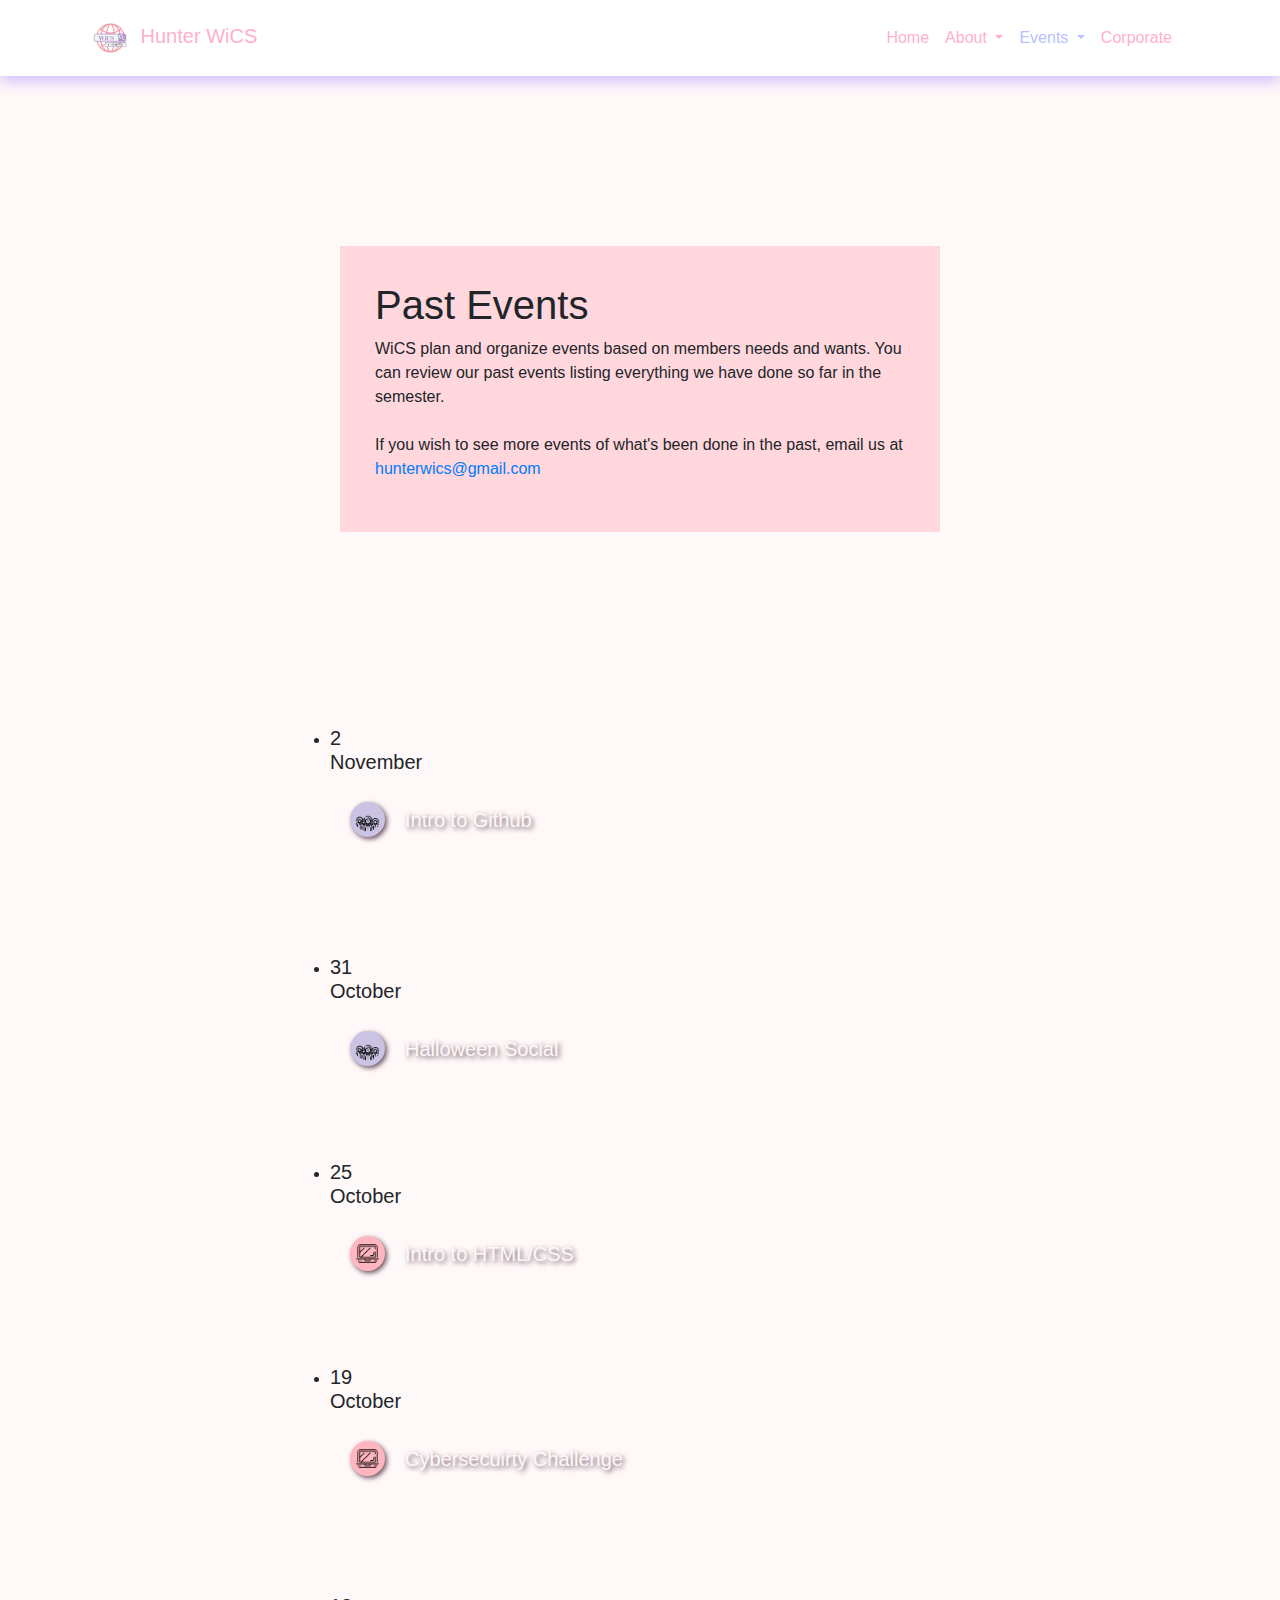
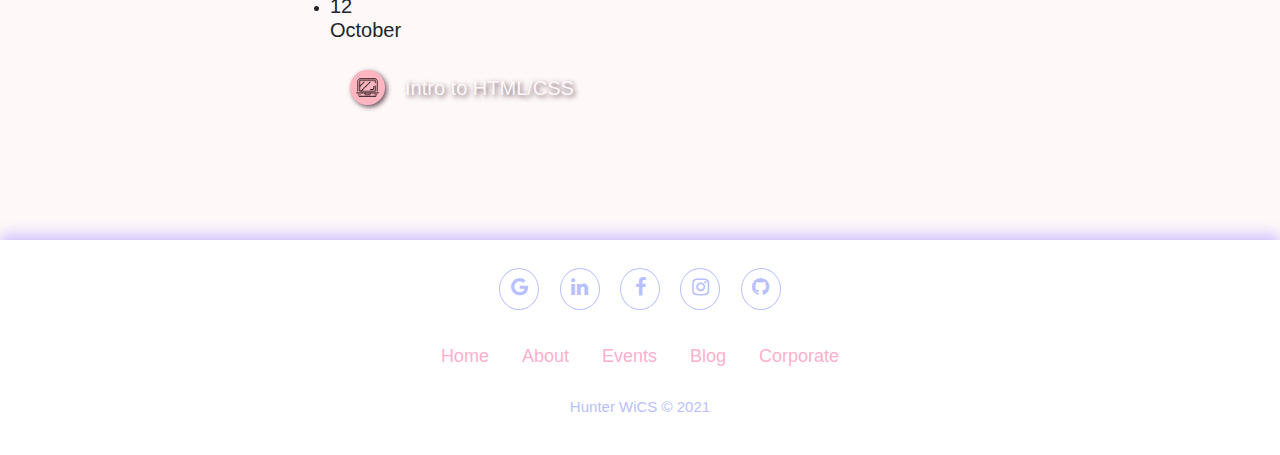
<file: blog.html>
<!doctype html>
<html lang="en">
    <head>
        <meta charset="utf-8">
        <meta name="viewport" content="width=device-width, initial-scale=1" />

        <title>Hunter WiCS Blog</title>
        <meta name="description" content="WiCS @ Hunter Website">
        <meta name="author" content="WiCS @ Hunter">

        <link rel="stylesheet" href="https://maxcdn.bootstrapcdn.com/bootstrap/4.0.0/css/bootstrap.min.css" integrity="sha384-Gn5384xqQ1aoWXA+058RXPxPg6fy4IWvTNh0E263XmFcJlSAwiGgFAW/dAiS6JXm" crossorigin="anonymous">
        <script src="https://code.jquery.com/jquery-3.2.1.slim.min.js" integrity="sha384-KJ3o2DKtIkvYIK3UENzmM7KCkRr/rE9/Qpg6aAZGJwFDMVNA/GpGFF93hXpG5KkN" crossorigin="anonymous"></script>
        <script src="https://cdnjs.cloudflare.com/ajax/libs/popper.js/1.12.9/umd/popper.min.js" integrity="sha384-ApNbgh9B+Y1QKtv3Rn7W3mgPxhU9K/ScQsAP7hUibX39j7fakFPskvXusvfa0b4Q" crossorigin="anonymous"></script>
        <script src="https://maxcdn.bootstrapcdn.com/bootstrap/4.0.0/js/bootstrap.min.js" integrity="sha384-JZR6Spejh4U02d8jOt6vLEHfe/JQGiRRSQQxSfFWpi1MquVdAyjUar5+76PVCmYl" crossorigin="anonymous"></script>

        <link href="http://maxcdn.bootstrapcdn.com/font-awesome/4.1.0/css/font-awesome.min.css" rel="stylesheet">
        <link rel="stylesheet" href="https://cdnjs.cloudflare.com/ajax/libs/font-awesome/4.7.0/css/font-awesome.min.css">

        <link rel="stylesheet" href="assets/css/style.css">
        <link rel="stylesheet" href="assets/css/blog.css">
    </head>

    <body>
        <nav class="navbar navbar-expand-lg">
            <div class="container">
                <a class="navbar-brand" href="index.html">
                    <img src="assets/img/WiCS Logo.png" id="nav-logo" alt="WiCS Logo">
                    Hunter WiCS
                </a>

                <button class="navbar-toggler navbar-light" type="button" data-toggle="collapse" data-target="#navbarSupportedContent" aria-controls="navbarSupportedContent" aria-expanded="false" aria-label="Toggle navigation">
                    <span class="navbar-toggler-icon"></i>
                </button>
                
                <div class="collapse navbar-collapse container" id="navbarSupportedContent">
                    <ul class="navbar-nav ml-auto">
                        <li class="nav-item">
                            <a class="nav-link" href="index.html">Home</a>
                        </li>

                        <li class="nav-item dropdown">
                            <a class="nav-link dropdown-toggle" href="#" id="navbarDropdownMenuLink1" data-toggle="dropdown" aria-haspopup="true" aria-expanded="false">
                                About
                            </a>
                            <div class="dropdown-menu" aria-labelledby="navbarDropdownMenuLink">
                                <a class="dropdown-item" href="about-us.html">What We Do</a>
                                <a class="dropdown-item" href="officers.html">Officers</a>
                            </div>
                        </li>
                        <li class="nav-item dropdown active">
                            <a class="nav-link dropdown-toggle" href="#" id="navbarDropdownMenuLink2" data-toggle="dropdown" aria-haspopup="true" aria-expanded="false">
                                Events
                            </a>
                            <div class="dropdown-menu" aria-labelledby="navbarDropdownMenuLink">
                                <a class="dropdown-item" href="events.html">Upcoming Events</a>
                                <a class="dropdown-item active" href="blog.html">Blog</a>
                            </div>
                        </li>
                        <li class="nav-item">
                            <a class="nav-link" href="sponsors.html">Corporate</a>
                        </li>
                    </ul>
                </div>
            </div>
        </nav>

        <div id="past-section">
            <div class="leftBox">
                <div class="content">
                    <h1>Past Events</h1>
                    <p>
                        WiCS plan and organize events based on members needs and wants. You can review our past events
                        listing everything we have done so far in the semester. 
                        <br><br>
                        If you wish to see more events of what's been done in the past, email us at
                        <a href="mailto: hunterwics@gmail.com">hunterwics@gmail.com</a>
                    </p>

                </div>
            </div>

            <div class="events">
                <ul>
                    <li>
                        <div class="time">
                            <h5>2<br><span>November</span></h5>
                        </div>
                        <div class="details">
                            <div class="event-title">
                                <img class="in-person" src="assets/img/icon-in-person.png" alt="Virtial Event">
                                <h5>Intro to Github</h5>
                            </div>
                            <p>
                                Members learn about GitHub and git in a hands-on workshop. During this workshop
                                members created an SSH key, connected it to their GitHub account, then practiced
                                some git commands. 
                            </p>
                        </div>
                    </li>
                    <li>
                        <div class="time">
                            <h5>31<br><span>October</span></h5>
                        </div>
                        <div class="details">
                            <div class="event-title">
                                <img class="in-person" src="assets/img/icon-in-person.png" alt="Virtial Event">
                                <h5>Halloween Social</h5>
                            </div>
                            <p>
                                Members come to celebrate the Holiday together and have fun. A meetup for members to meet
                                each other and meet the officers.
                            </p>
                        </div>
                    </li>
                    <li>
                        <div class="time">
                            <h5>25<br><span>October</span></h5>
                        </div>
                        <div class="details">
                            <div class="event-title">
                                <img class="virtual" src="assets/img/icon-virtual.png" alt="Virtial Event">
                                <h5>Intro to HTML/CSS</h5>
                            </div>
                            <p>
                                Members learned basic HTML tags and CSS styles while collaborating on a web page together
                                in real-time and learning from website examples.
                            </p>
                        </div>
                    </li>
                    <li>
                        <div class="time">
                            <h5>19<br><span>October</span></h5>
                        </div>
                        <div class="details">
                            <div class="event-title">
                                <img class="virtual" src="assets/img/icon-virtual.png" alt="Virtial Event">
                                <h5>Cybersecuirty Challenge</h5>
                            </div>
                            <p>
                                Members learned about the Capture The Flag (CTF) Club at Hunter and how to be more involved
                                by spekaing to the President. A brief walkthough to how to start a CTF challenge.
                            </p>
                        </div>
                    </li>
                    <li>
                        <div class="time">
                            <h5>12<br><span>October</span></h5>
                        </div>
                        <div class="details">
                            <div class="event-title">
                                <img class="virtual" src="assets/img/icon-virtual.png" alt="Virtial Event">
                                <h5>Intro to HTML/CSS</h5>
                            </div>
                            <p>
                                Members learned basic HTML tags and CSS styles while collaborating on a web page together
                                in real-time and learning from website examples.
                            </p>
                        </div>
                    </li>
                </ul>
            </div>
        </div>


        <footer>
            <div class="social">
                <a href="mailto: hunterwics@gmail.com">
                    <i class="fa fa-google"></i>
                </a>
                <a href="#">
                    <i class="fa fa-linkedin"></i>
                </a>
                <a href="https://www.facebook.com/groups/HunterWomenInCS/">
                    <i class="fa fa-facebook"></i>
                </a>
                <a href="https://www.instagram.com/hunterwics/">
                    <i class="fa fa-instagram"></i>
                </a>
                <a href="https://github.com/wicshunter">
                    <i class="fa fa-github"></i>
                </a>
            </div>
            
            <ul class="list-inline">
                <li class="list-inline-item"><a href="index.html">Home</a></li>
                <li class="list-inline-item"><a href="about-us.html">About</a></li>
                <li class="list-inline-item"><a href="events.html">Events</a></li>
                <li class="list-inline-item"><a href="blog.html">Blog</a></li>
                <li class="list-inline-item"><a href="sponsors.html">Corporate</a></li>
            </ul>
            
            <p class="copyright">Hunter WiCS © 2021</p>
        </footer>

    </body>
</html>
</file>
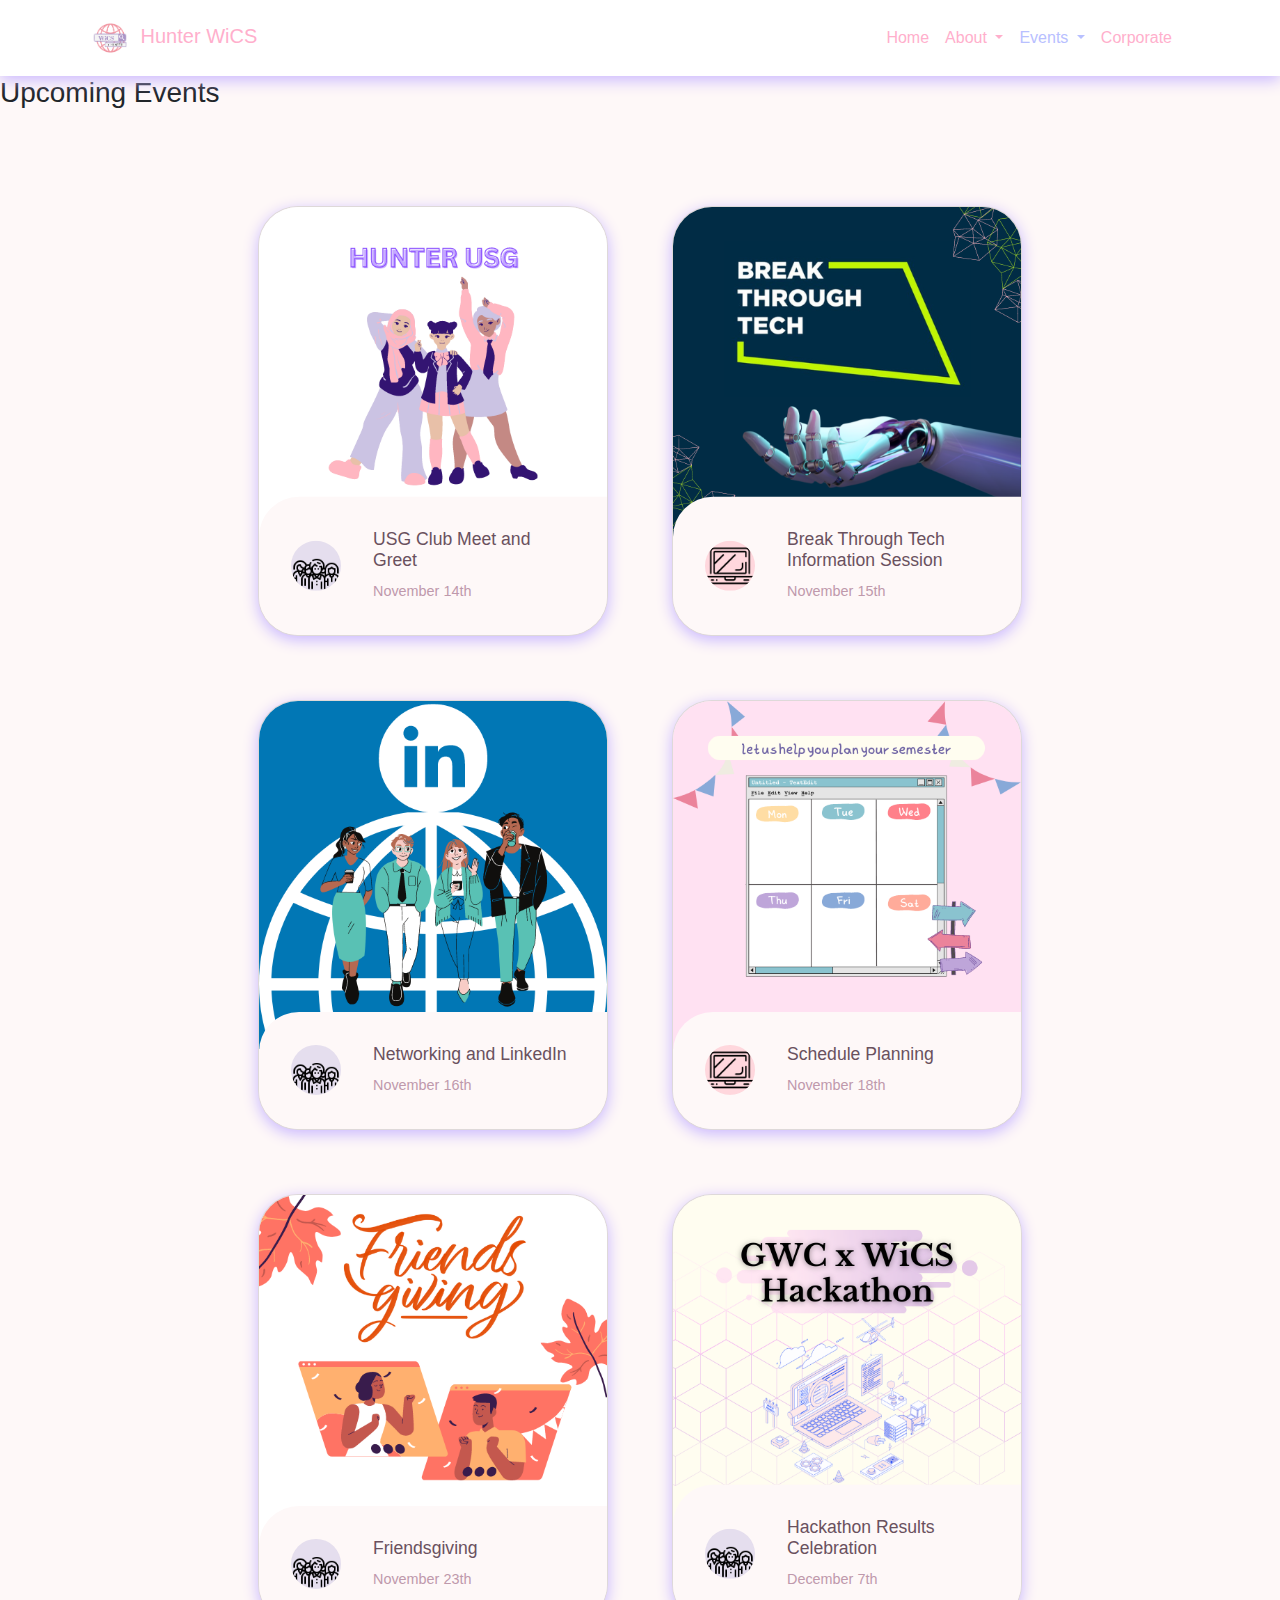
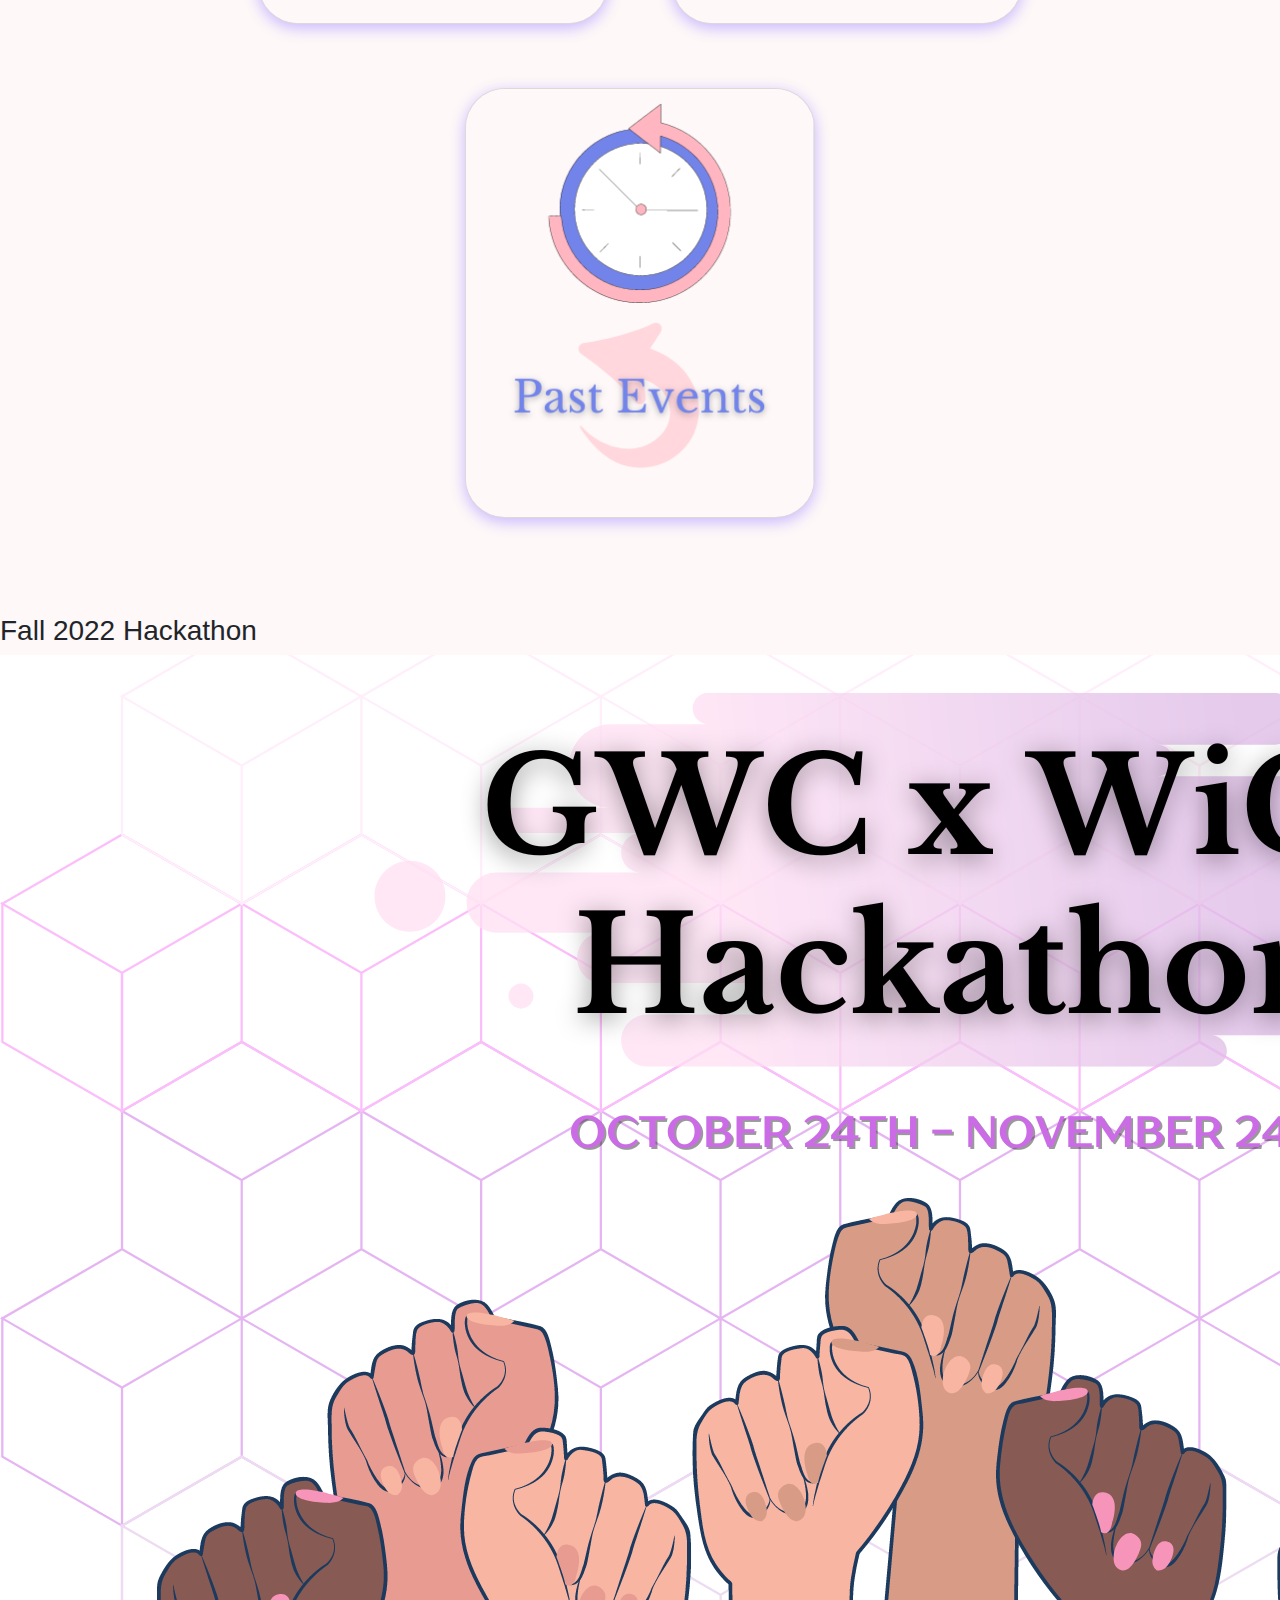
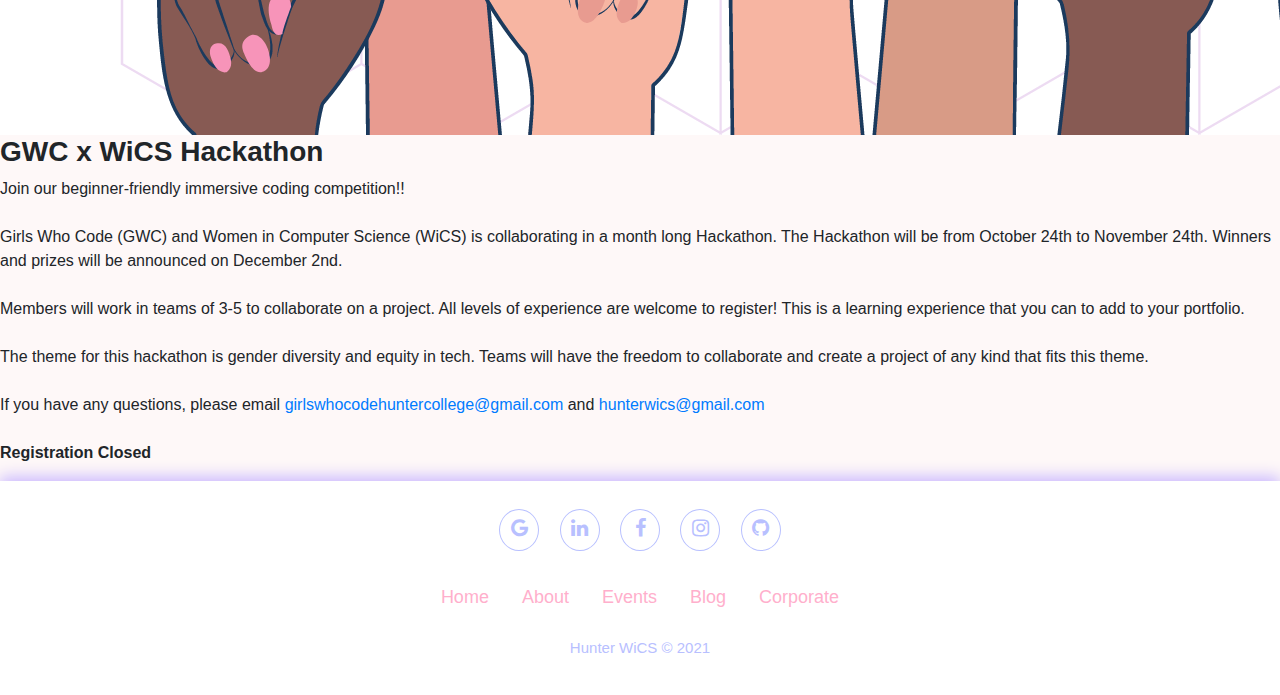
<file: events.html>
<!doctype html>
<html lang="en">
    <head>
        <meta charset="utf-8">
        <meta name="viewport" content="width=device-width, initial-scale=1" />

        <title>Hunter WiCS Events</title>
        <meta name="description" content="WiCS @ Hunter Website">
        <meta name="author" content="WiCS @ Hunter">

        <link rel="stylesheet" href="https://maxcdn.bootstrapcdn.com/bootstrap/4.0.0/css/bootstrap.min.css" integrity="sha384-Gn5384xqQ1aoWXA+058RXPxPg6fy4IWvTNh0E263XmFcJlSAwiGgFAW/dAiS6JXm" crossorigin="anonymous">
        <script src="https://code.jquery.com/jquery-3.2.1.slim.min.js" integrity="sha384-KJ3o2DKtIkvYIK3UENzmM7KCkRr/rE9/Qpg6aAZGJwFDMVNA/GpGFF93hXpG5KkN" crossorigin="anonymous"></script>
        <script src="https://cdnjs.cloudflare.com/ajax/libs/popper.js/1.12.9/umd/popper.min.js" integrity="sha384-ApNbgh9B+Y1QKtv3Rn7W3mgPxhU9K/ScQsAP7hUibX39j7fakFPskvXusvfa0b4Q" crossorigin="anonymous"></script>
        <script src="https://maxcdn.bootstrapcdn.com/bootstrap/4.0.0/js/bootstrap.min.js" integrity="sha384-JZR6Spejh4U02d8jOt6vLEHfe/JQGiRRSQQxSfFWpi1MquVdAyjUar5+76PVCmYl" crossorigin="anonymous"></script>

        <link href="http://maxcdn.bootstrapcdn.com/font-awesome/4.1.0/css/font-awesome.min.css" rel="stylesheet">
        <link rel="stylesheet" href="https://cdnjs.cloudflare.com/ajax/libs/font-awesome/4.7.0/css/font-awesome.min.css">

        <link rel="stylesheet" href="assets/css/style.css">
        <link rel="stylesheet" href="assets/css/events.css">
    </head>

    <body>
        <nav class="navbar navbar-expand-lg">
            <div class="container">
                <a class="navbar-brand" href="index.html">
                    <img src="assets/img/WiCS Logo.png" id="nav-logo" alt="WiCS Logo">
                    Hunter WiCS
                </a>

                <button class="navbar-toggler navbar-light" type="button" data-toggle="collapse" data-target="#navbarSupportedContent" aria-controls="navbarSupportedContent" aria-expanded="false" aria-label="Toggle navigation">
                    <span class="navbar-toggler-icon"></i>
                </button>
                
                <div class="collapse navbar-collapse container" id="navbarSupportedContent">
                    <ul class="navbar-nav ml-auto">
                        <li class="nav-item">
                            <a class="nav-link" href="index.html">Home</a>
                        </li>

                        <li class="nav-item dropdown">
                            <a class="nav-link dropdown-toggle" href="#" id="navbarDropdownMenuLink1" data-toggle="dropdown" aria-haspopup="true" aria-expanded="false">
                                About
                            </a>
                            <div class="dropdown-menu" aria-labelledby="navbarDropdownMenuLink">
                                <a class="dropdown-item" href="about-us.html">What We Do</a>
                                <a class="dropdown-item" href="officers.html">Officers</a>
                            </div>
                        </li>
                        <li class="nav-item dropdown active">
                            <a class="nav-link dropdown-toggle" href="#" id="navbarDropdownMenuLink2" data-toggle="dropdown" aria-haspopup="true" aria-expanded="false">
                                Events
                            </a>
                            <div class="dropdown-menu" aria-labelledby="navbarDropdownMenuLink">
                                <a class="dropdown-item active" href="events.html">Upcoming Events</a>
                                <a class="dropdown-item" href="blog.html">Blog</a>
                            </div>
                        </li>
                        <li class="nav-item">
                            <a class="nav-link" href="sponsors.html">Corporate</a>
                        </li>
                    </ul>
                </div>
            </div>
        </nav>

        <h3 class="title-section">Upcoming Events</h3>
        <ul class="cards"> 
            <li>
                <div class="card">
                    <img src="assets/img/event/USG-MeetGreet.png" class="card__image" alt="" />
                    <div class="card__overlay">
                        <div class="card__header">
                            <svg class="card__arc" xmlns="http://www.w3.org/2000/svg"><path /></svg>                     
                            <img class="card__thumb in-person" src="assets/img/icon-in-person.png" alt="" />
                            <div class="card__header-text">
                                <h3 class="card__title">USG Club Meet and Greet</h3>            
                                <span class="card__status">November 14th</span>
                            </div>
                        </div>
                        <p class="card__description">
                            <span class="card__time"> 1PM - 3PM | TH205</span><br><br>
                            We will be advertising their upcoming events, sharing our long term goals at Hunter, 
                            and answering any questions you may have. 
                            <br><br>
                            Like a mini club fair, students can walk around and interact with the various clubs.
                            <br><br>
                            Boba tea will be provided for the students who genuinely participated in the event 
                            / interacted with the clubs.
                        </p> 
                    </div>
                </div>      
            </li>  
            <li>
                <div class="card">
                    <img src="assets/img/event/BTT-Info-Session.png" class="card__image" alt="" />
                    <div class="card__overlay">
                        <div class="card__header">
                            <svg class="card__arc" xmlns="http://www.w3.org/2000/svg"><path /></svg>                     
                            <img class="card__thumb virtual" src="assets/img/icon-virtual.png" alt="" />
                            <div class="card__header-text">
                                <h3 class="card__title">Break Through Tech Information Session</h3>            
                                <span class="card__status">November 15th</span>
                            </div>
                        </div>
                        <p class="card__description">
                            <span class="card__time"> 4PM - 5PM | Zoom</span><br><br>
                            Learn about the organization Break Through Tech and their AI Program. Members will
                            get to ask questiosn concenring the AI program.
                        </p> 
                    </div>
                </div>      
            </li>  
            <li>
                <div class="card">
                    <img src="assets/img/event/Network-LinkedIn.png" class="card__image" alt="" />
                    <div class="card__overlay">
                        <div class="card__header">
                            <svg class="card__arc" xmlns="http://www.w3.org/2000/svg"><path /></svg>                     
                            <img class="card__thumb in-person" src="assets/img/icon-in-person.png" alt="" />
                            <div class="card__header-text">
                                <h3 class="card__title">Networking and LinkedIn</h3>            
                                <span class="card__status">November 16th</span>
                            </div>
                        </div>
                        <p class="card__description">
                            <span class="card__time"> 12:30PM - 2PM | TH205</span><br><br>
                            Who, What, When, Where, and Why? Among all the skills one learns in their lifetime, 
                            knowing how to network is considered an essential one. This workshop teaches you how 
                            to master the skill of networking and how to build a strong LinkedIn presence to 
                            achieve your personal, academic and career goals.
                        </p> 
                    </div>
                </div>      
            </li>  
            <li>
                <div class="card">
                    <img src="assets/img/event/Schedule-Planning.png" class="card__image" alt="" />
                    <div class="card__overlay">
                        <div class="card__header">
                            <svg class="card__arc" xmlns="http://www.w3.org/2000/svg"><path /></svg>                     
                            <img class="card__thumb virtual" src="assets/img/icon-virtual.png" alt="" />
                            <div class="card__header-text">
                                <h3 class="card__title">Schedule Planning</h3>            
                                <span class="card__status">November 18th</span>
                            </div>
                        </div>
                        <p class="card__description">
                            <span class="card__time"> 4PM - 5PM | Discord</span><br><br>
                            Need help picking classes? Don't know what class to choose next? We are here to help!!
                            <br><br>
                            Hear from our opinions and experiences with the classes we've taken. We will share our 
                            recommendations and what we wished we would have known when choosing our classes.
                        </p> 
                    </div>
                </div>      
            </li>  
            <li>
                <div class="card">
                    <img src="assets/img/event/Friendsgiving.png" class="card__image" alt="" />
                    <div class="card__overlay">
                        <div class="card__header">
                            <svg class="card__arc" xmlns="http://www.w3.org/2000/svg"><path /></svg>                     
                            <img class="card__thumb in-person" src="assets/img/icon-in-person.png" alt="" />
                            <div class="card__header-text">
                                <h3 class="card__title">Friendsgiving</h3>            
                                <span class="card__status">November 23th</span>
                            </div>
                        </div>
                        <p class="card__description">
                            <span class="card__time"> 10AM - 12PM | TH205</span><br><br>
                            Thanksgiving Social Event
                        </p> 
                    </div>
                </div>      
            </li>  
            <li>
                <div class="card">
                    <img src="assets/img/event/Hackathon-Results.png" class="card__image" alt="" />
                    <div class="card__overlay">
                        <div class="card__header">
                            <svg class="card__arc" xmlns="http://www.w3.org/2000/svg"><path /></svg>                     
                            <img class="card__thumb in-person" src="assets/img/icon-in-person.png" alt="" />
                            <div class="card__header-text">
                                <h3 class="card__title">Hackathon Results Celebration</h3>            
                                <span class="card__status">December 7th</span>
                            </div>
                        </div>
                        <p class="card__description">
                            <span class="card__time"> 12PM - 1:30PM | TH205</span><br><br>
                            End of Hackathon Celebration
                            <br><br>
                            Winners will be announced, food will be provided
                        </p> 
                    </div>
                </div>      
            </li>  
            <a href="blog.html">
                <li>
                    <div class="card">
                        <img src="assets/img/event/past-events.png" class="card__image" alt="" />
                    </div>      
                </li>  
            </a>
        </ul>

        <div id="hackathon">
            <div class="size-change">
                <h3 class="title-section">Fall 2022 Hackathon</h3>
                <img id="hackathon-banner" src="assets/img/event/hackathon-banner.png" alt="">
                <div id="hackathon-description">
                    <h3><b>GWC x WiCS Hackathon</b></h3>
                    <p>
                        Join our beginner-friendly immersive coding competition!! 
                        <br><br>
                        Girls Who Code (GWC) and Women in Computer Science (WiCS) is collaborating in a month long Hackathon. 
                        The Hackathon will be from October 24th to November 24th. Winners and prizes will be announced on 
                        December 2nd.
                        <br><br>
                        Members will work in teams of 3-5 to collaborate on a project. All levels of experience are welcome to 
                        register! This is a learning experience that you can to add to your portfolio. 
                        <br><br>
                        The theme for this hackathon is gender diversity and equity in tech. Teams will have the freedom 
                        to collaborate and create a project of any kind that fits this theme. 
                        <br><br>
                        If you have any questions, please email
                        <a href="mailto: girlswhocodehuntercollege@gmail.com">girlswhocodehuntercollege@gmail.com</a> and 
                        <a href="mailto: hunterwics@gmail.com ">hunterwics@gmail.com</a>
                        <br><br>
                        <b>Registration Closed</b>
                    </p>
                </div>
            </div>            
        </div>

        <footer>
            <div class="social">
                <a href="mailto: hunterwics@gmail.com">
                    <i class="fa fa-google"></i>
                </a>
                <a href="https://www.linkedin.com/company/hunterwics/">
                    <i class="fa fa-linkedin"></i>
                </a>
                <a href="https://www.facebook.com/groups/HunterWomenInCS/">
                    <i class="fa fa-facebook"></i>
                </a>
                <a href="https://www.instagram.com/hunterwics/">
                    <i class="fa fa-instagram"></i>
                </a>
                <a href="https://github.com/wicshunter">
                    <i class="fa fa-github"></i>
                </a>
            </div>
            
            <ul class="list-inline">
                <li class="list-inline-item"><a href="index.html">Home</a></li>
                <li class="list-inline-item"><a href="about-us.html">About</a></li>
                <li class="list-inline-item"><a href="events.html">Events</a></li>
                <li class="list-inline-item"><a href="blog.html">Blog</a></li>
                <li class="list-inline-item"><a href="sponsors.html">Corporate</a></li>
            </ul>
            
            <p class="copyright">Hunter WiCS © 2021</p>
        </footer>

    </body>
</html>
</file>
<file: assets/css/style.css>
body {
    background-color: #fef8f8;
}

/* navigation */
nav , .dropdown-menu , .navbar-collapse {
    background-color: white;
}

nav , .dropdown-menu {
    box-shadow: 0 4px 15px 0 #C8B6FF;
}

#nav-logo {
    height: 50px;
}

.navbar-brand , .nav-link , .dropdown-item {
    color: #FFAFCC;
}

.navbar-brand>img {
    height: 100%;
    width: auto;
}

.active .nav-link, .dropdown-menu .active {
    color: #B8C0FF;
    background-color: white;
}

.dropdown-toggle {
    border: none;
    outline: none;
}

.navbar-brand:hover , .nav-link:hover , .dropdown-item:hover, .dropdown-item:hover {
    color: #C8B6FF;
    background-color: white;
}

.navbar-toggler {
    border-color: #FFAFCC;
} 


/* footer */
footer {
    padding: 20px;
    background-color: white;
    box-shadow: 0 -4px 15px 0 #C8B6FF;
}

footer ul {
    text-align: center;
    font-size: 18px;
}

footer li {
    padding: 10px;
}

footer ul a {
    color: #FFAFCC;
}

footer ul a:hover , .social > a:hover{
    color: #C8B6FF;
    text-decoration: none;
}

.social {
    text-align: center;
    padding-bottom: 15px;
}

.social > a {
    width: 40px;
    line-height: 40px;
    margin: 8px;
    border-radius: 50%;
    display: inline-block;
    line-height: 40px;
    color: #B8C0FF;
    border: 1px solid #B8C0FF;
}

.social > a:hover {
    transform: scale(1.25);
}

.fa {
    font-size: 20px;
}

.copyright {
    margin-top: 10px;
    text-align: center;
    font-size: 15px;
    color:#B8C0FF;
}
</file>
<file: assets/css/blog.css>
/* only for blog page */
#past-section {
    height: fit-content;
    background-color: #fef8f8;
    background-size: cover;

    display: flex;
    justify-content: space-evenly;
    flex-wrap: wrap;
}

.leftBox , .events {
    min-height: 625px;

    display: flex;
    justify-content: center;
    align-content: center;
}

.leftBox {
    max-width: 600px;
}

.content {
    background-color: #FFB6C180;
    padding: 35px;
    margin: auto;
}

.img-container {
    display: flex;
    justify-content: center;
}

.content img {
    width: 100%;
    margin: auto;
    margin-bottom: 10px;
    text-align: center;
}

.events {
    width: 700px;
    height: 600px;
    background-color: #1b162980;

    overflow-y: auto;
    scroll-behavior: smooth;
}

.blog-card {
    background-color: #c69ea9;
    height: fit-content;
    width: 80%;

    display: flex;
    justify-content: center;
    align-content: center;
    align-items: center;

    margin: auto;
    margin-top: 25px;
    margin-bottom: 25px;
    padding-left: 5px;
    padding-right: 5px;
    border-radius: 20px;
}

.date {
    background-color: #fef8f8;
    text-align: center;
    
    display: flex;
    justify-content: center;
    align-content: center;
    align-items: center;

    width: fit-content;
    height: auto;
    margin: 10px;
    border-radius: 20px;
    padding: 25px;
    box-shadow: 2px 2px 5px #6A515E;
}

.details {
    background-color: #FFB6C180;
    color: #fef8f8;
    padding: 20px;
    overflow-y: auto;
    scroll-behavior: smooth;

    background-color: #0000;
    width: 100%;
    height: fit-content;
}

.event-title {
    display: flex;
    justify-content: start;
    align-content: center;
    align-items: center;

    margin-bottom: 10px;
    text-align: start;
    text-shadow: 2px 2px 5px #6A515E;
}

.event-title img {
    width: 35px;
    height: 35px;
    border-radius: 50%;
    padding: 5px;
    box-shadow: 2px 2px 5px #6A515E;
}

.virtual {
    background-color: #FFB6C1;
}

.in-person {
    background-color: #CBC3E3;
}

.event-title h5 {
    margin: auto;
    margin-left: 20px;
}

/* Drop Down */
.form-container {
    width: fit-content;
    margin: auto;
    text-align: center;
}

form {
    margin: 50px;
    width: fit-content;
    display:flex;
    flex-direction: column;
    align-items: center;
}

form label{
    font-size: 30px;
    color: #fef8f8;
}

select {
    width: 150px !important;
    text-align: center;
    box-shadow: 0 2px 5px 0 #C8B6FF;
    color: #FFAFCC !important;
}

@media only screen and (max-width: 1300px)  {
    .events {
        background-color: #fef8f8;
        height: fit-content;
        margin-bottom: 100px;
    
        overflow-y: auto;
        scroll-behavior: smooth;
        margin: 25px;
    }

    form label{
        font-size: 30px;
        color: #000;
    }
}

@media only screen and (max-width: 600px)  {
    .events {
        background-color: #fef8f8;
        height: fit-content;
        margin-bottom: 100px;
    
        overflow-y: auto;
        scroll-behavior: smooth;
        margin: 25px;
    }

    form label{
        font-size: 30px;
        color: #000;
    }

    .blog-card {
        /* background-color: #C8B6FF; */
        display: block;
    }

    .date {
        margin: auto;
        margin-top: 10px;
    }
}
</file>
<file: assets/css/events.css>
/* only for events page */
#title-section {
    font-family: 'Noto Sans JP', sans-serif;
    text-align: center;
    font-size: 40px;
    font-weight: 700;
    margin: 4rem 5vw;
    text-shadow: 0 0 15px #FFB6C1;
}

:root {
    --surface-color: #fef8f8;
    --curve: 40;
}

* {
    box-sizing: border-box;
}

.cards {
    /* display: grid; */
    /* grid-template-columns: repeat(auto-fit, minmax(300px, 1fr)); */
    /* gap: 2rem; */
    display: flex;
    justify-content: center;
    flex-wrap: wrap;

    font-family: 'Noto Sans JP', sans-serif;
    margin: 4rem 5vw;
    padding: 0;
    list-style-type: none;
}

.card {
    box-shadow: 0 4px 15px 0 #C8B6FF;
    background-color: #fef8f8;
    position: relative;
    display: block;
    /* height: 100%;   */
    height: 430px;
    width: 350px;
    margin: 2rem;
    border-radius: calc(var(--curve) * 1px);
    /* overflow-y: auto; */
    overflow: hidden;
    text-decoration: none;
}

.card:hover {
    box-shadow: 0 4px 15px 0 #FFB6C1;
}

.card__image {      
    width: 100%;
    height: auto;
}

.card__overlay {
    position: absolute;
    bottom: 0;
    left: 0;
    right: 0;
    z-index: 1;   
    height: inherit;
    border-radius: calc(var(--curve) * 1px);    
    background-color: var(--surface-color);      
    transform: translateY(100%);
    transition: .2s ease-in-out;
}

.card:hover .card__overlay {
    transform: translateY(0);
    overflow-y: auto;
    scroll-behavior: smooth;
}

.card__header {
    position: relative;
    display: flex;
    align-items: center;
    gap: 2em;
    padding: 2em;
    border-radius: calc(var(--curve) * 1px) 0 0 0;    
    background-color: var(--surface-color);
    transform: translateY(-100%);
    transition: .2s ease-in-out;
}

.card__arc {
    width: 80px;
    height: 80px;
    position: absolute;
    bottom: 100%;
    right: 0;      
    z-index: 1;
}

.card__arc path {
    fill: var(--surface-color);
    /* d: path("M 40 80 c 22 0 40 -22 40 -40 v 40 Z"); */
}       

.card:hover .card__header {
    transform: translateY(0); 
}

.card__thumb {
    flex-shrink: 0;
    width: 50px;
    height: 50px;      
    border-radius: 50%;      
}

.virtual {
    background-color: #FFB6C180;
}

.in-person {
    background-color: #CBC3E380;
}


.card__title {
    font-size: 1.1em;
    /* margin: 0 0 .3em; */
    color: #6A515E;
}

.card__tagline {
    display: block;
    margin: 1em 0;
    font-family: "MockFlowFont";  
    font-size: .8em; 
    color: #bf99ac;  
}

.card__status {
    font-size: .9em;
    color: #bf99ac;
}

.card__description {
    padding: 0 2em 2em;
    margin: 0;
    color: #bf99ac;
    font-family: "MockFlowFont";   
    /* display: -webkit-box; */
    /* -webkit-box-orient: vertical; */
    /* -webkit-line-clamp: 3; */
}    

.card__time {
    color: #6A515E;
    word-spacing: 5px;
}

.card__description a {
    text-decoration: none;
    color: #6A515E;
}  

.card__description a:hover {
    color: #8878b8;
    /* text-shadow: 1px 1px #6A515E; */
}
</file>
